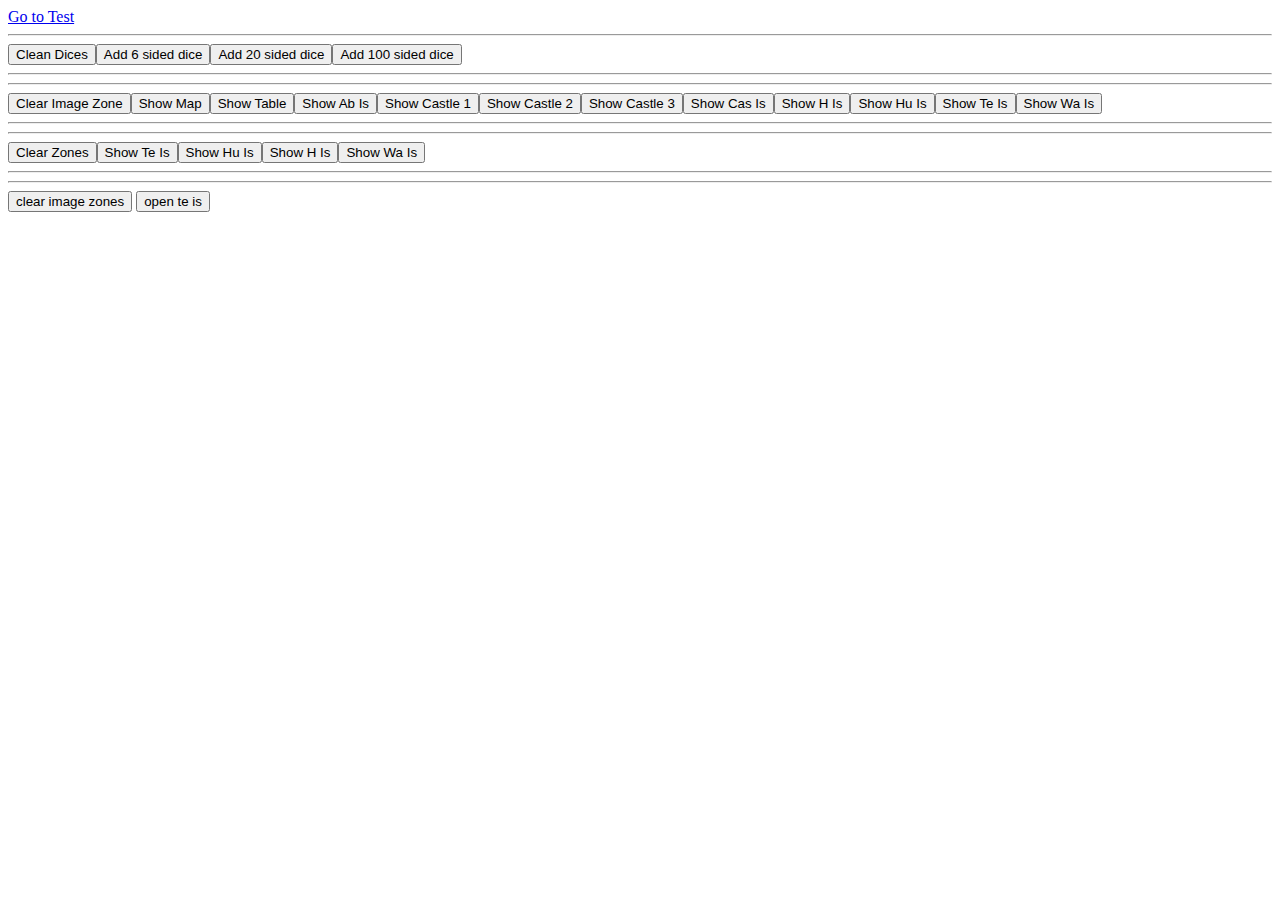
<file: index.html>
<!DOCTYPE html>
<html>
  <head>
    <title>20-Sided Dice</title>
    <link rel="stylesheet" type="text/css" href="styles.css" />
  </head>
  <body>
    <div>
      <a href="tests/test.html">Go to Test</a>
      <hr />
    </div>
    <div id="dice-container"></div>
    <div id="image-container"></div>
    <div id="zoneInfo-container"></div>
    <hr />
    <div id="zoneImages-container">
      <button onclick="clearZoneImageContainer()">clear image zones</button>
      <button onclick="openTechImages()">open te is</button>
      <div id="zzz1"></div>
    </div>

    <script src="general.js"></script>
    <script src="dice.js"></script>
    <script src="images.js"></script>

    <script src="zones/zones.js"></script>
    <script src="zoneInfo.js"></script>

    <script src="zoneImage.js"></script>
  </body>
</html>
</file>
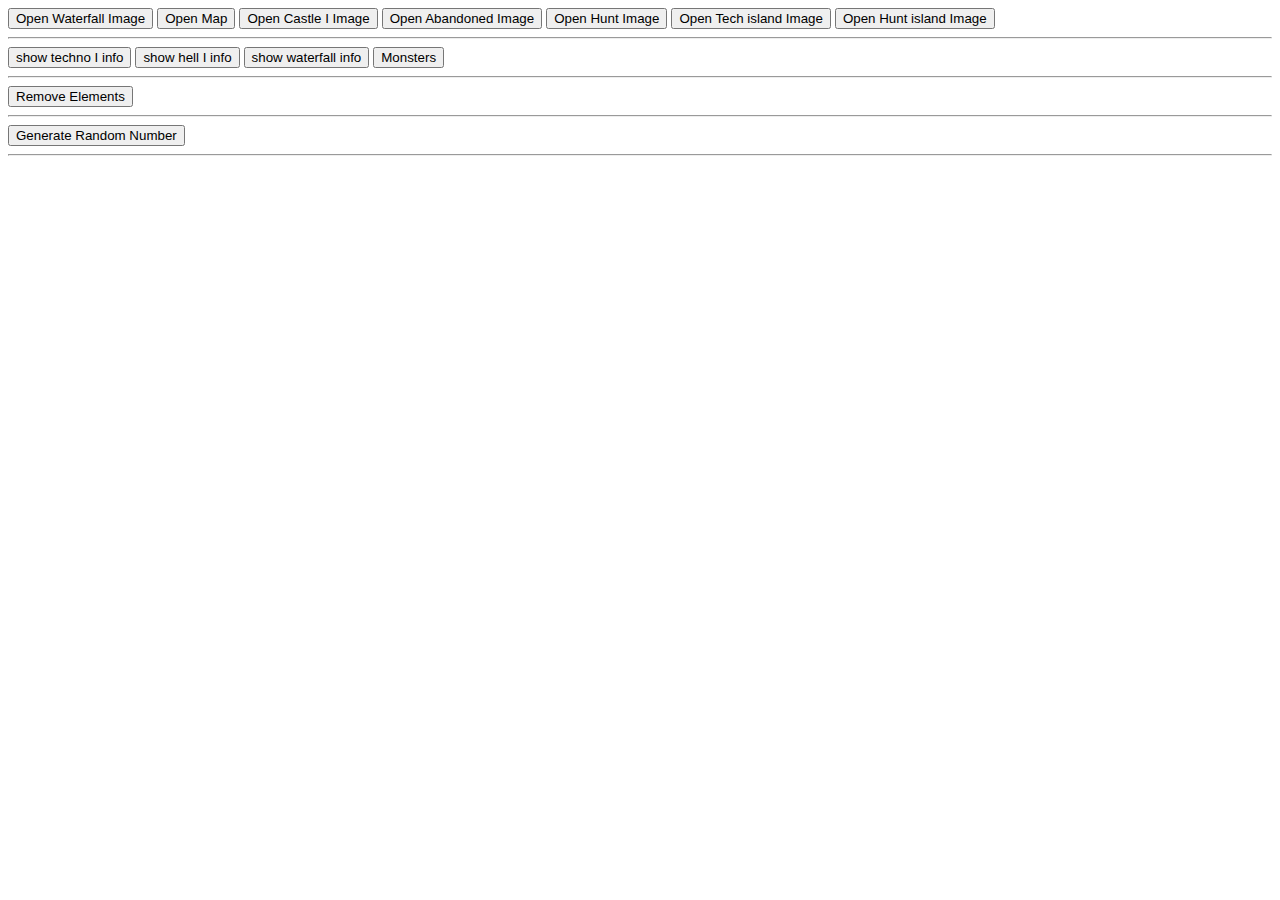
<file: previous versions/index.html>
<!DOCTYPE html>
<html lang="en">
  <head>
    <meta charset="UTF-8" />
    <meta name="viewport" content="width=device-width, initial-scale=1.0" />
    <title>Your Game Title</title>
  </head>
  <body>
    <!-- Add a button that calls the function when clicked -->
    <button onclick="openImage('i_waterfall.jpg')">Open Waterfall Image</button>
    <button onclick="openImage('1.jpg')">Open Map</button>
    <button onclick="openImage('i_castle.jpg')">Open Castle I Image</button>
    <button onclick="openImage('i_abandoned.jpg')">Open Abandoned Image</button>
    <button onclick="openImage('i_hunt.jpg')">Open Hunt Image</button>
    <button onclick="openImage('i_tech.jpg')">Open Tech island Image</button>
    <button onclick="openImage('i_hunt.jpg')">Open Hunt island Image</button>
    <hr />

    <button onclick="showLevelInfo(0)">show techno I info</button>
    <button onclick="showLevelInfo(1)">show hell I info</button>
    <button onclick="showLevelInfo(2)">show waterfall info</button>
    <button onclick="showMonsters()">Monsters</button>
    <hr />

    <!-- Add a button to remove elements -->
    <button onclick="removeElements()">Remove Elements</button>
    <hr />

    <!-- Add a div element to display the random number -->
    <div id="randomNumber"></div>
    <!-- Add a button to generate a random number -->
    <button onclick="generateRandomNumber()">Generate Random Number</button>
    <hr />

    <!-- Include Creatures.js -->
    <script src="Creatures.js"></script>
    <!-- Include Levels.js -->
    <script src="Levels.js"></script>
    <!-- Include Script.js -->
    <script src="Script.js"></script>

    <!-- Define the generateRandomNumber() function -->
    <script>
      function generateRandomNumber() {
        var randomNumber = Math.floor(Math.random() * 100) + 1;
        document.getElementById("randomNumber").innerHTML =
          "Random Number: " + randomNumber;
      }
    </script>
    <script>
      function removeElements() {
        var lastHr = document.querySelectorAll("hr:last-of-type")[0];
        var nextElement = lastHr.nextElementSibling;
        while (nextElement) {
          nextElement.remove();
          nextElement = lastHr.nextElementSibling;
        }
      }
    </script>
  </body>
</html>
</file>
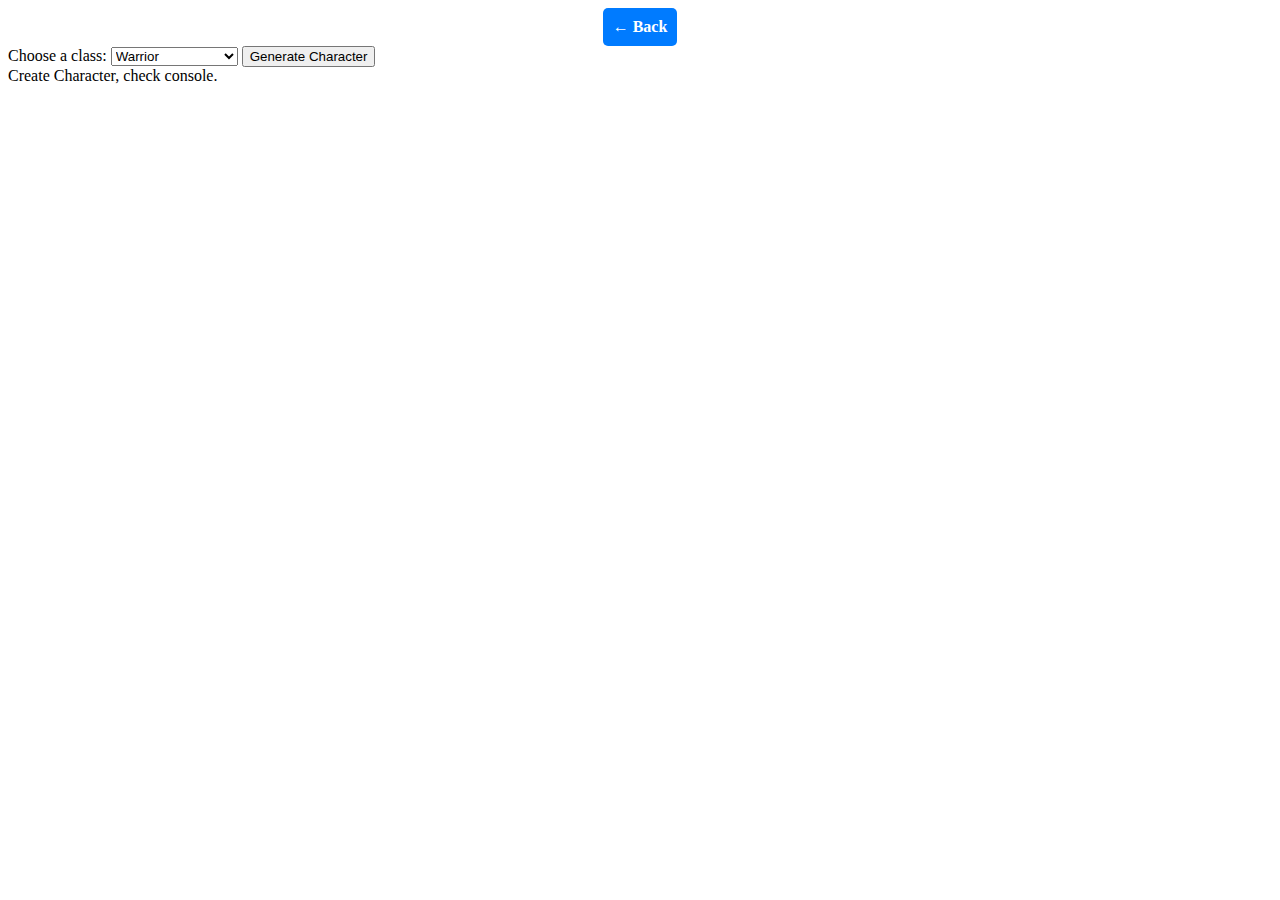
<file: tests/characterCreator.html>
<!DOCTYPE html>
<html lang="en">
<head>
    <meta charset="UTF-8">
    <meta name="viewport" content="width=device-width, initial-scale=1.0">
    <title>Create Characters</title>
</head>
<body>
    <div style="text-align: center;">
        <a href="test.html" style="display: inline-block; padding: 10px; background-color: #007BFF; color: #fff; text-decoration: none; border-radius: 5px; font-weight: bold;">&#8592; Back</a>
    </div>
    <div>
        <label for="classSelector">Choose a class:</label>
        <select id="classSelector">
            <option value="warrior">Warrior</option>
            <option value="paladin">Paladin</option>
            <option value="berserk">Berserk</option>
            <option value="knight">Knight</option>
            <option value="weaponeer">Weaponeer</option>
            <option value="mage">Mage</option>
            <option value="courts mage">Courts Mage</option>
            <option value="elemental wizard">Elemental Wizard</option>
            <option value="healer">Healer</option>
            <option value="necromancer">Necromancer</option>
            <option value="illusionist">Illusionist</option>
            <option value="specialist">Specialist</option>
            <option value="alchemist">Alchemist</option>
            <option value="bard">Bard</option>
            <option value="engineer">Engineer</option>
            <option value="blacksmith">Blacksmith</option>
            <option value="archer">Archer</option>
            <option value="thief">Thief</option>
            <option value="assassin">Assassin</option>
        </select>
        <button onclick="usage()">Generate Character</button>
    </div>
    <div id="main">Create Character, check console.</div>
    <script src="characterCreator.js"></script>
</body>
</html>
</file>
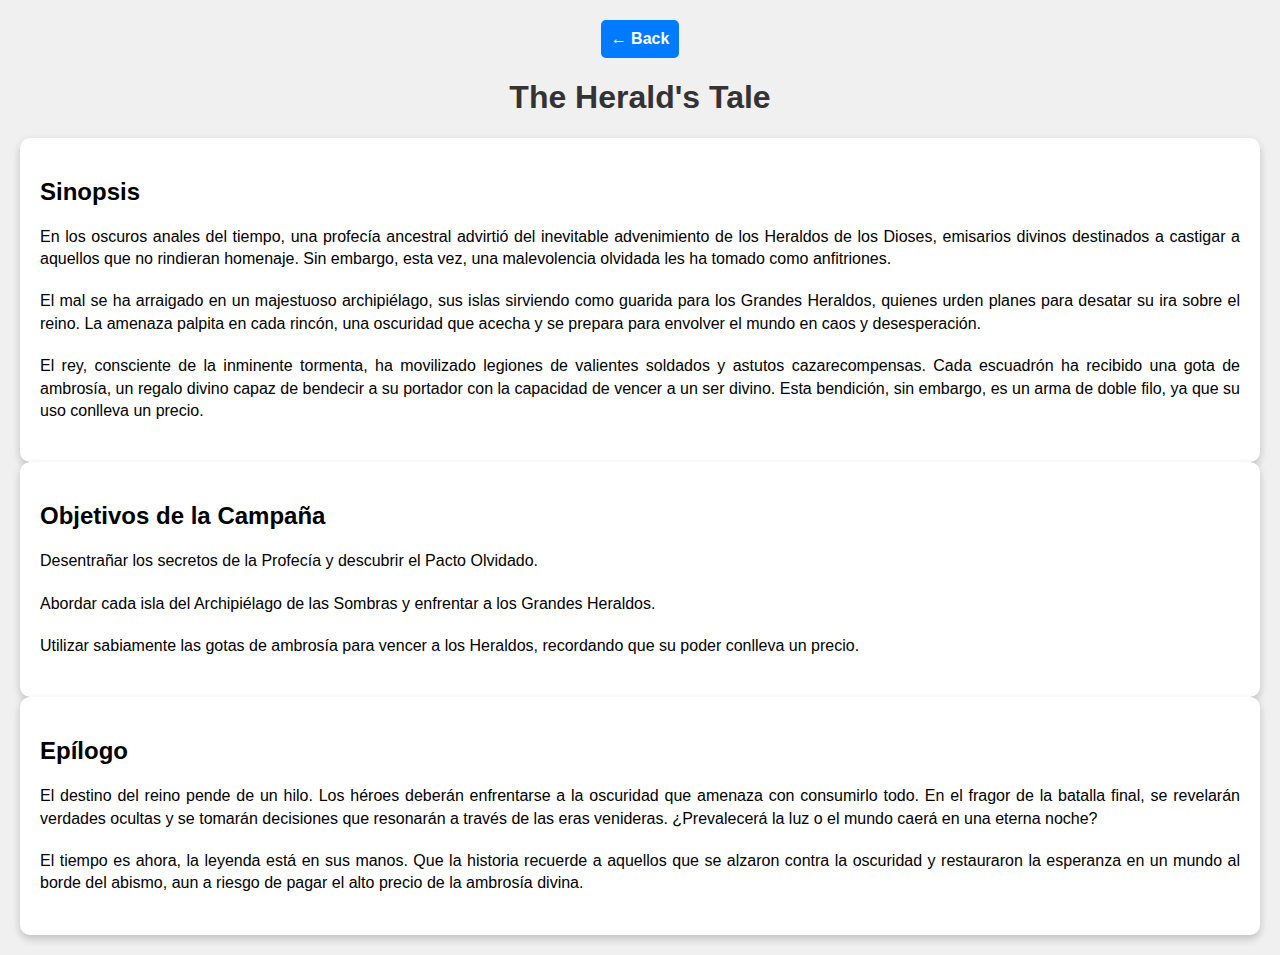
<file: tests/story.html>
<!DOCTYPE html>
<html lang="en">
<head>
    <meta charset="UTF-8">
    <meta name="viewport" content="width=device-width, initial-scale=1.0">
    <title>The Herald's Tale</title>
    <style>
        body {
            font-family: Arial, sans-serif;
            background-color: #f0f0f0;
            margin: 0;
            padding: 20px;
        }

        h1 {
            text-align: center;
            color: #333;
        }

        p {
            text-align: justify;
            margin: 0 0 20px;
            font-size: 16px;
            line-height: 1.4;
        }

        .synopsis {
            background-color: #fff;
            padding: 20px;
            border-radius: 10px;
            box-shadow: 0 4px 8px rgba(0, 0, 0, 0.2);
        }

        .objectives {
            background-color: #fff;
            padding: 20px;
            border-radius: 10px;
            box-shadow: 0 4px 8px rgba(0, 0, 0, 0.2);
        }

        .epilogue {
            background-color: #fff;
            padding: 20px;
            border-radius: 10px;
            box-shadow: 0 4px 8px rgba(0, 0, 0, 0.2);
        }
    </style>
</head>
<body>
<div style="text-align: center;">
    <a href="test.html" style="display: inline-block; padding: 10px; background-color: #007BFF; color: #fff; text-decoration: none; border-radius: 5px; font-weight: bold;">&#8592; Back</a>
</div>
    <h1>The Herald's Tale</h1>

    <div class="synopsis">
        <h2>Sinopsis</h2>
        <p>En los oscuros anales del tiempo, una profecía ancestral advirtió del inevitable advenimiento de los Heraldos de los Dioses, emisarios divinos destinados a castigar a aquellos que no rindieran homenaje. Sin embargo, esta vez, una malevolencia olvidada les ha tomado como anfitriones.</p>
        <p>El mal se ha arraigado en un majestuoso archipiélago, sus islas sirviendo como guarida para los Grandes Heraldos, quienes urden planes para desatar su ira sobre el reino. La amenaza palpita en cada rincón, una oscuridad que acecha y se prepara para envolver el mundo en caos y desesperación.</p>
        <p>El rey, consciente de la inminente tormenta, ha movilizado legiones de valientes soldados y astutos cazarecompensas. Cada escuadrón ha recibido una gota de ambrosía, un regalo divino capaz de bendecir a su portador con la capacidad de vencer a un ser divino. Esta bendición, sin embargo, es un arma de doble filo, ya que su uso conlleva un precio.</p>
    </div>

    <div class="objectives">
        <h2>Objetivos de la Campaña</h2>
        <p>Desentrañar los secretos de la Profecía y descubrir el Pacto Olvidado.</p>
        <p>Abordar cada isla del Archipiélago de las Sombras y enfrentar a los Grandes Heraldos.</p>
        <p>Utilizar sabiamente las gotas de ambrosía para vencer a los Heraldos, recordando que su poder conlleva un precio.</p>
    </div>

    <div class="epilogue">
        <h2>Epílogo</h2>
        <p>El destino del reino pende de un hilo. Los héroes deberán enfrentarse a la oscuridad que amenaza con consumirlo todo. En el fragor de la batalla final, se revelarán verdades ocultas y se tomarán decisiones que resonarán a través de las eras venideras. ¿Prevalecerá la luz o el mundo caerá en una eterna noche?</p>
        <p>El tiempo es ahora, la leyenda está en sus manos. Que la historia recuerde a aquellos que se alzaron contra la oscuridad y restauraron la esperanza en un mundo al borde del abismo, aun a riesgo de pagar el alto precio de la ambrosía divina.</p>
    </div>
</body>
</html>
</file>
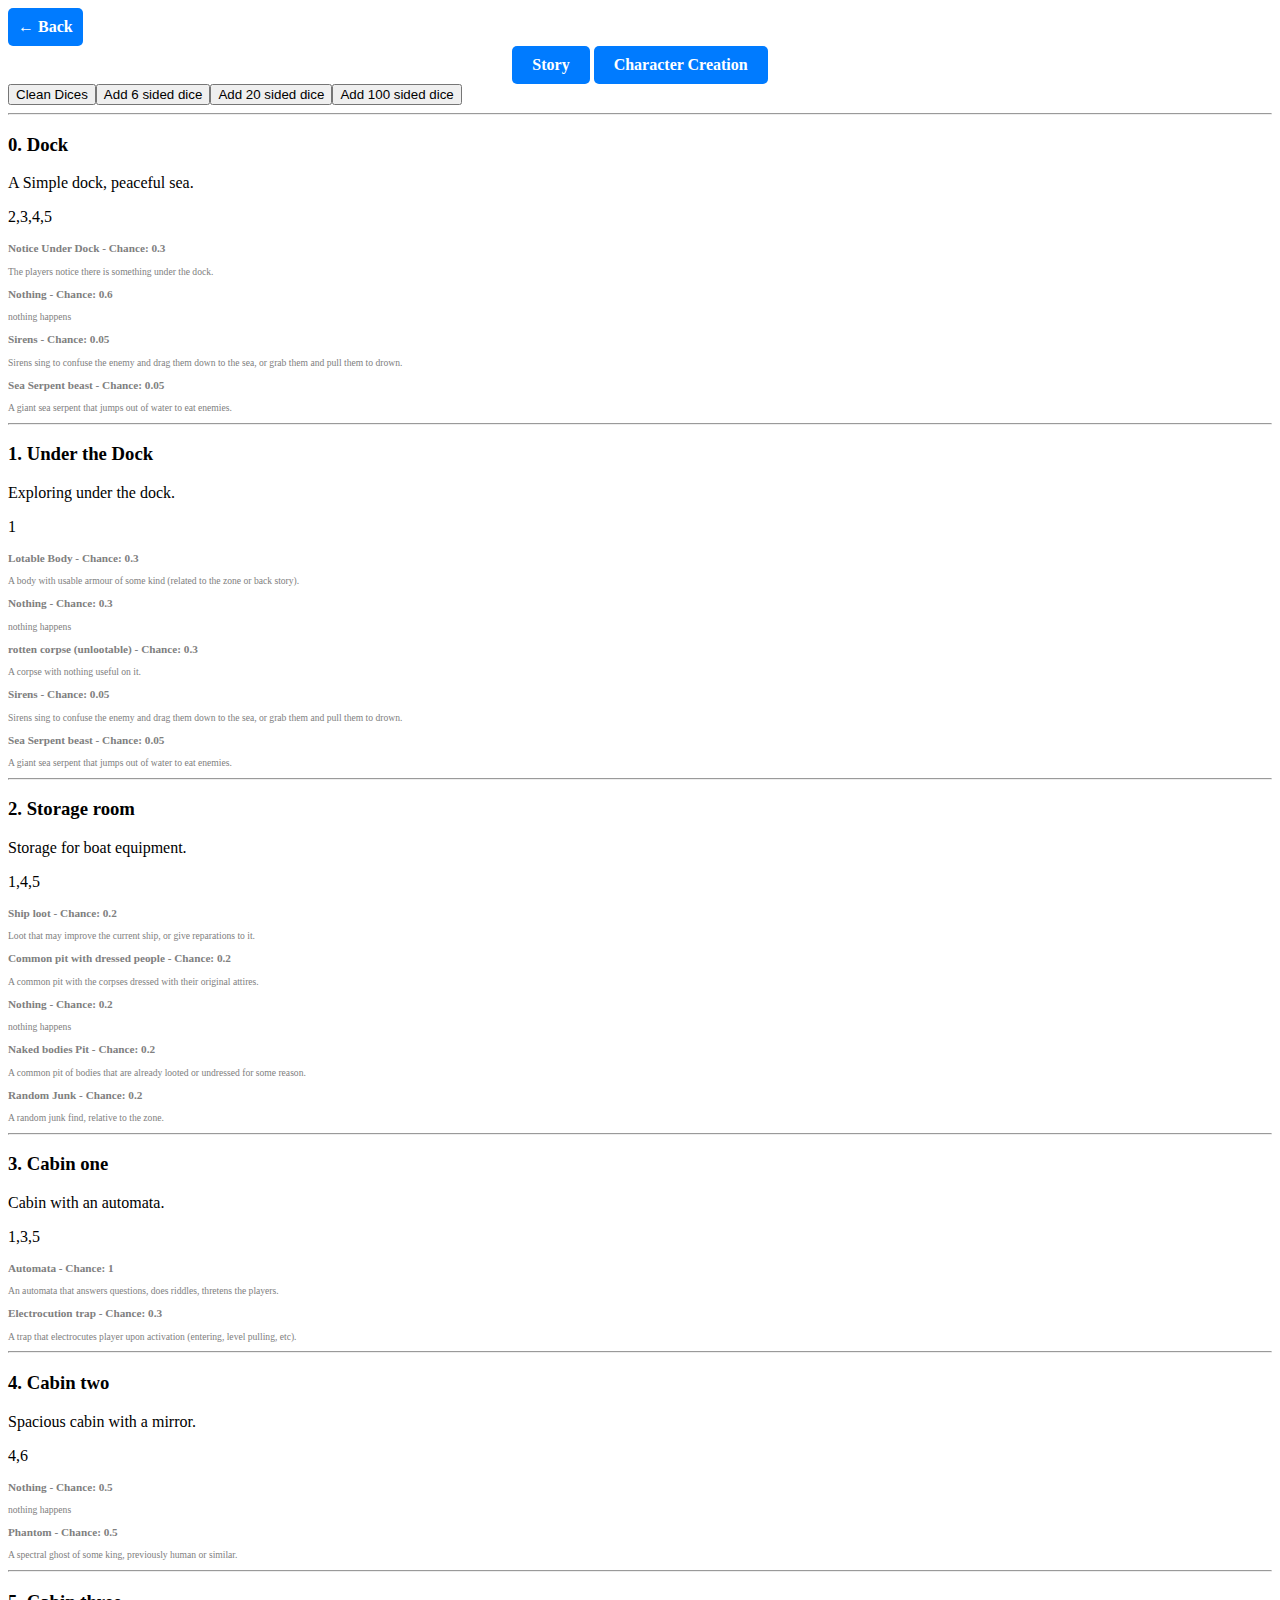
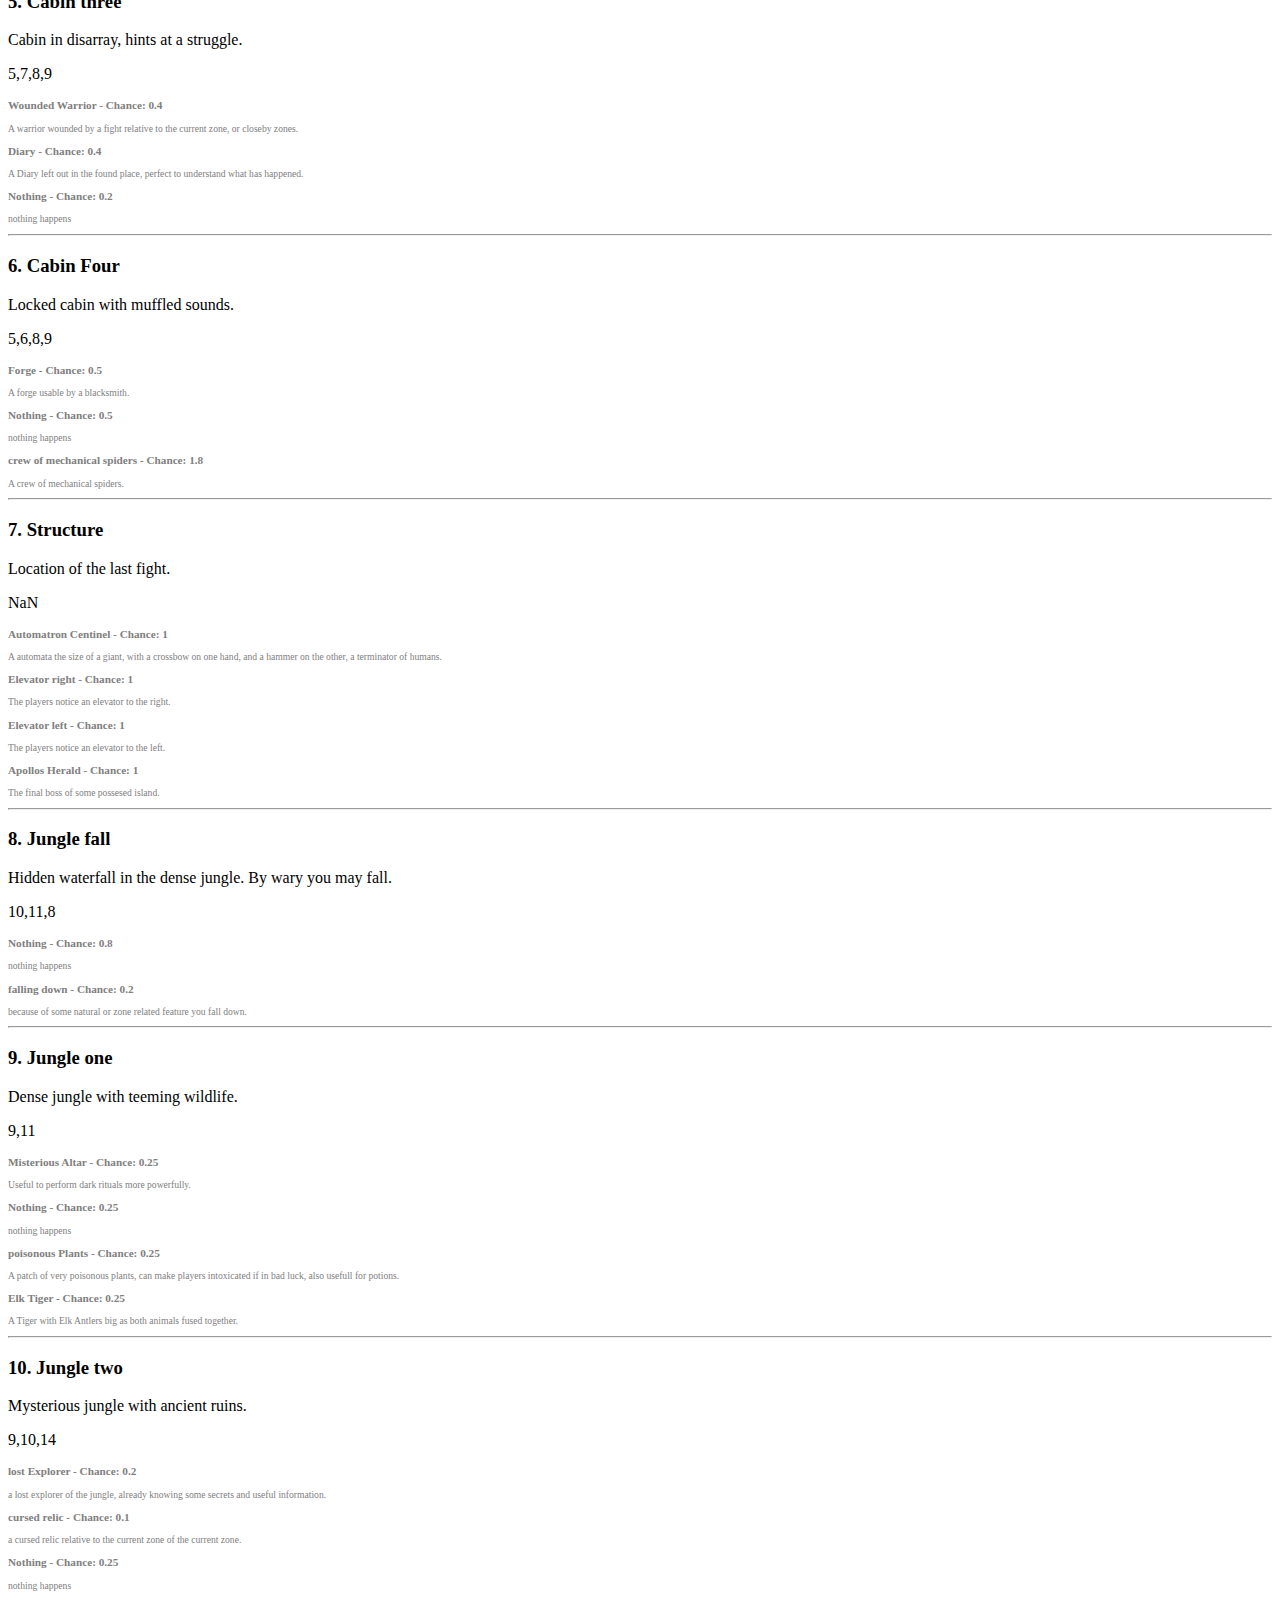
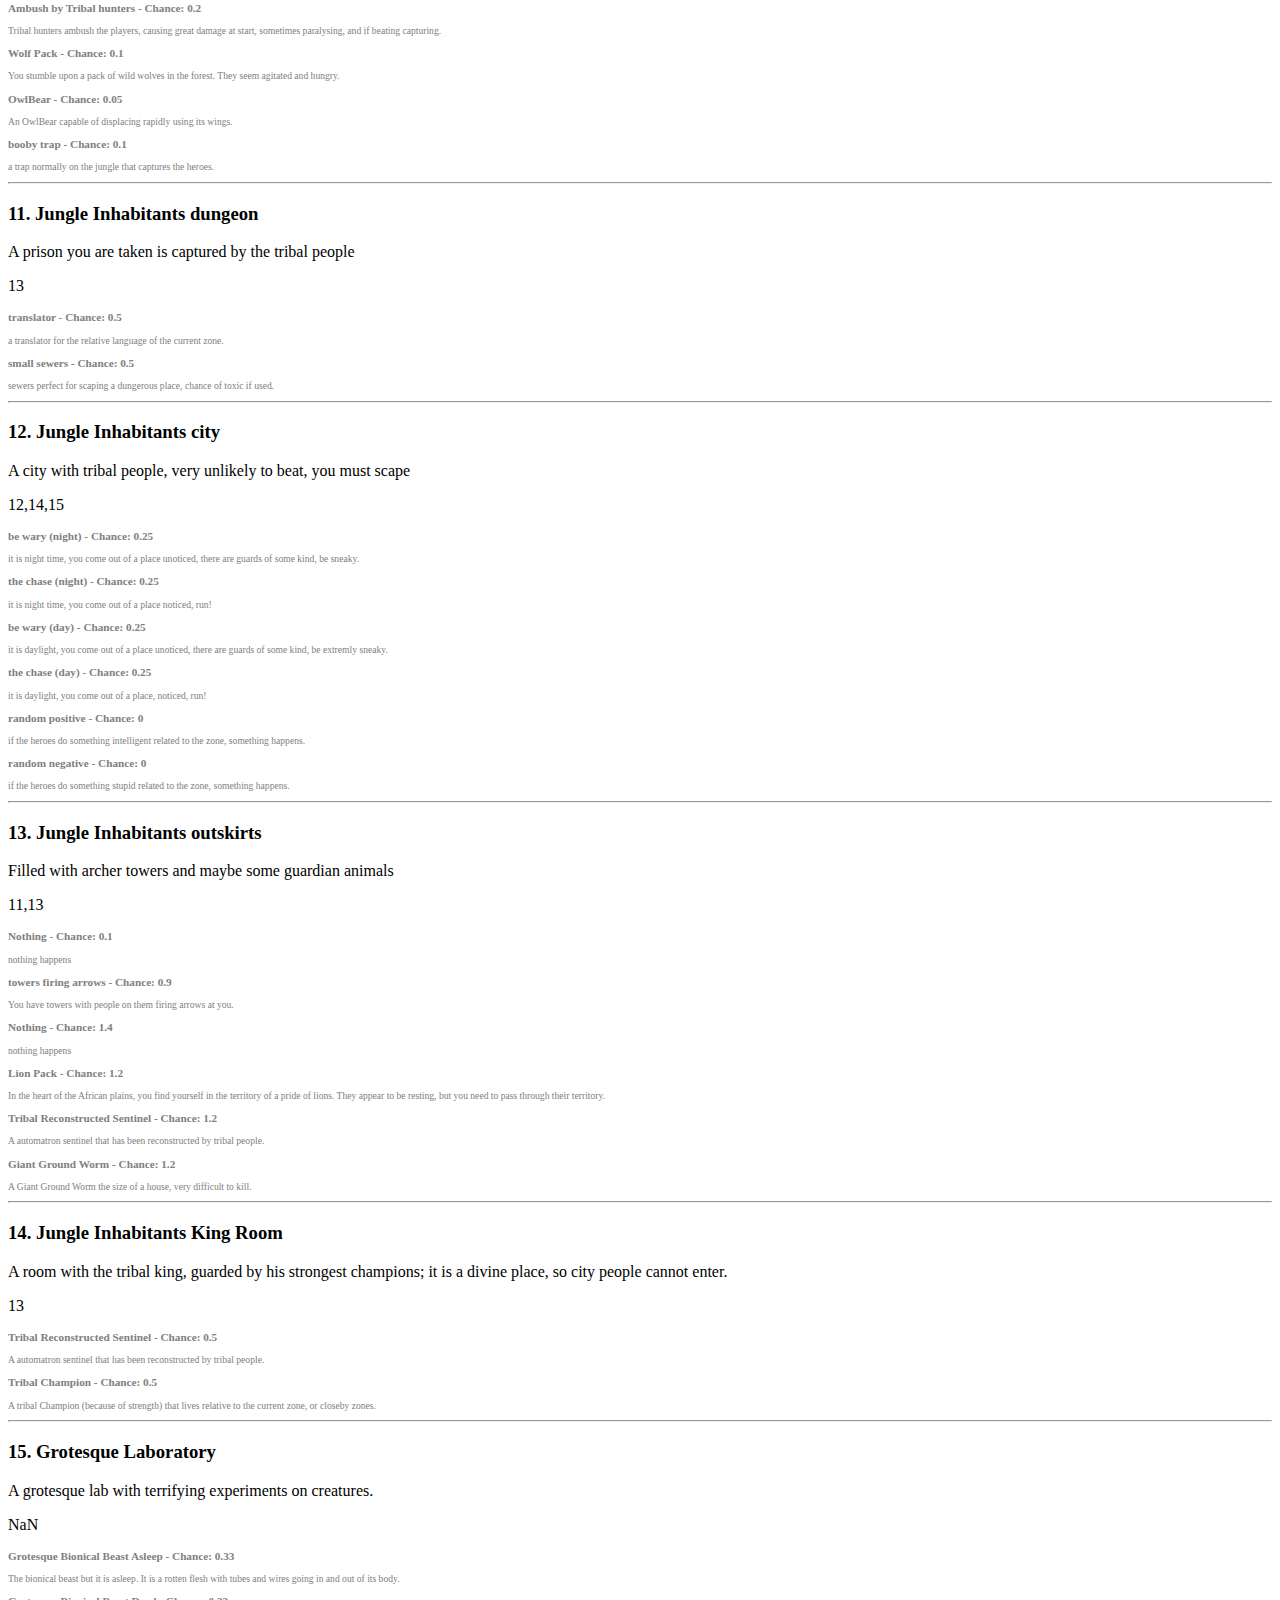
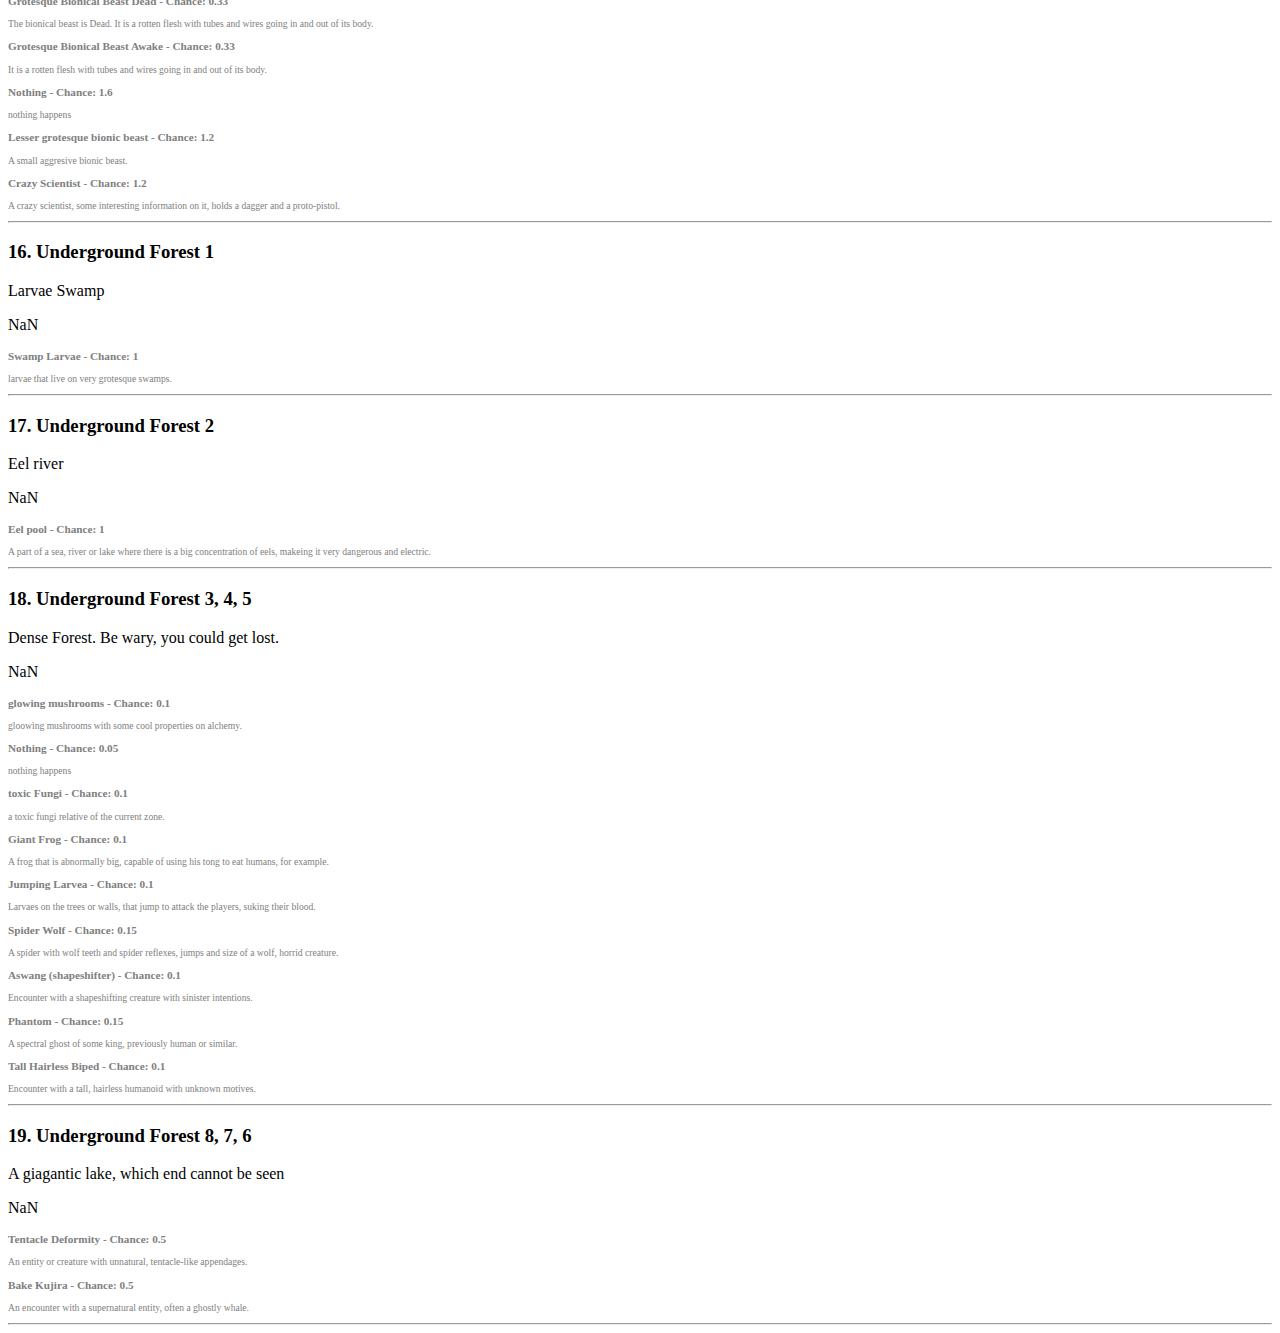
<file: tests/test.html>
<!DOCTYPE html>
<html lang="en">
  <head>
    <meta charset="UTF-8" />
    <meta name="viewport" content="width=device-width, initial-scale=1.0" />
    <title>test</title>
    <style>
      .specific-encounter {
        font-size: 60%;
        color: gray;
      }
      #dice-container {
        user-select: none;
      }
      .myClass-dice {
        width: 100px;
        height: 100px;
        background-color: #f0f0f0;
        border: 2px solid #000;
        margin: 10px; /* Adjust the margin as needed */
        align-items: center;
        justify-content: center;
        font-size: 24px;
        font-weight: bold;
        display: inline-block;
      }

      .num-label {
        font-size: 12px; /* Set the font size to your preference */
      }

      .result-label {
        font-size: 4rem; /* Set the font size to your preference */
        display: flex;
        align-items: center;
        justify-content: center;
      }
    </style>
  </head>
  <body>
    <div>
      <a href="../index.html" style="display: inline-block; padding: 10px; background-color: #007BFF; color: #fff; text-decoration: none; border-radius: 5px; font-weight: bold;">&#8592; Back</a>
  </div>
<div style="text-align: center;">
    <a href="story.html" style="display: inline-block; padding: 10px 20px; background-color: #007BFF; color: #fff; text-decoration: none; border-radius: 5px; font-weight: bold;">Story</a> 
    <a href="characterCreator.html" style="display: inline-block; padding: 10px 20px; background-color: #007BFF; color: #fff; text-decoration: none; border-radius: 5px; font-weight: bold;">Character Creation</a>
</div>
    <div id="dice-button-container"></div>
    <div id="dice-container"></div>
    <hr />
    <div id="app"></div>
    <script src="script.js"></script>
    <script src="dice.js"></script>
  </body>
</html>
</file>
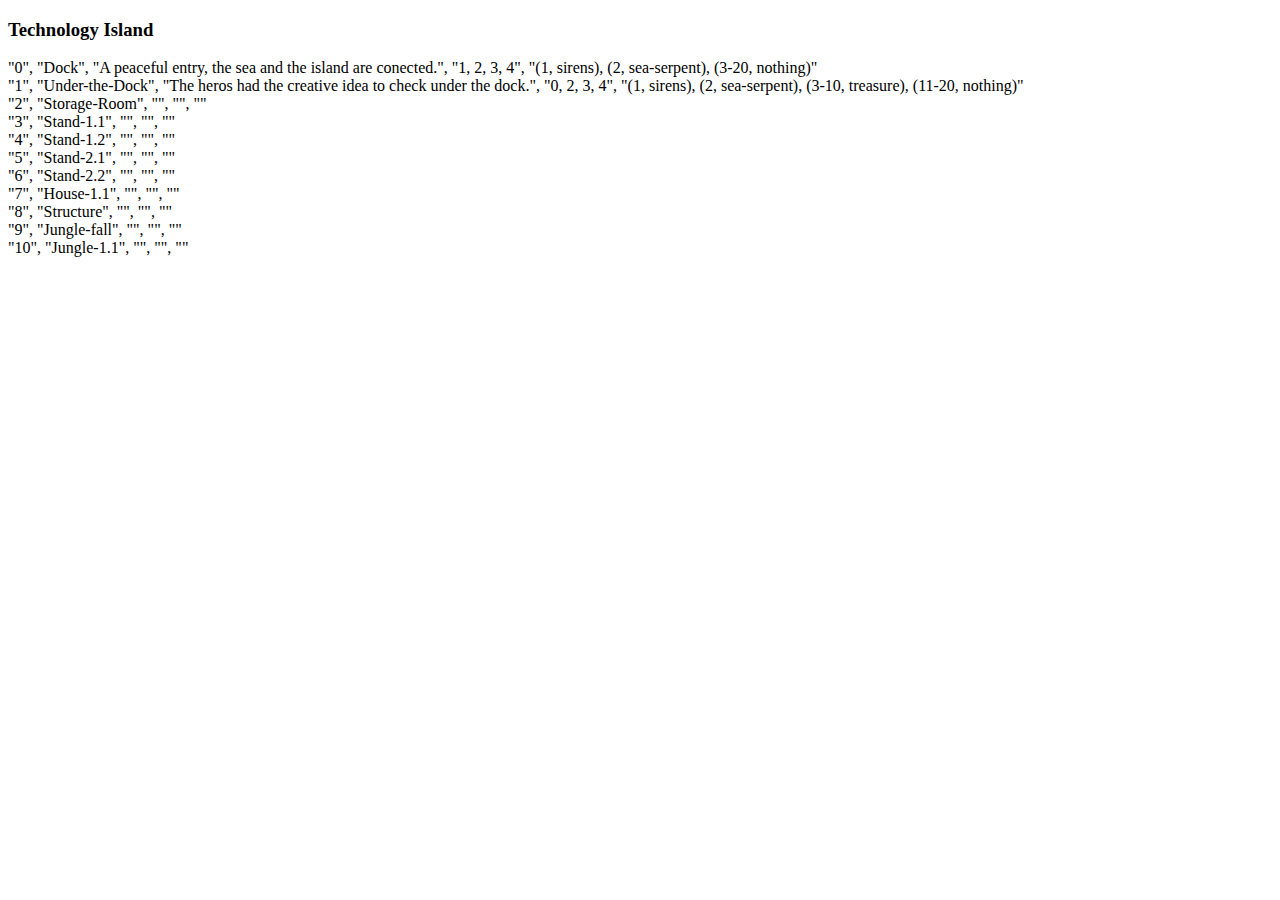
<file: previous versions/v2/zones.html>
<!DOCTYPE html>
<html lang="en">
  <head>
    <meta charset="UTF-8" />
    <meta name="viewport" content="width=device-width, initial-scale=1.0" />
    <title>Zones</title>
  </head>
  <body>
    <div class="Zone-1">
      <h3>Technology Island</h3>
      <div class="Location-0">
        "0", "Dock", "A peaceful entry, the sea and the island are conected.",
        "1, 2, 3, 4", "(1, sirens), (2, sea-serpent), (3-20, nothing)"
      </div>
      <div class="Location-1">
        "1", "Under-the-Dock", "The heros had the creative idea to check under
        the dock.", "0, 2, 3, 4", "(1, sirens), (2, sea-serpent), (3-10,
        treasure), (11-20, nothing)"
      </div>
      <div class="Location-2">"2", "Storage-Room", "", "", ""</div>
      <div class="Location-3">"3", "Stand-1.1", "", "", ""</div>
      <div class="Location-4">"4", "Stand-1.2", "", "", ""</div>
      <div class="Location-5">"5", "Stand-2.1", "", "", ""</div>
      <div class="Location-6">"6", "Stand-2.2", "", "", ""</div>
      <div class="Location-7">"7", "House-1.1", "", "", ""</div>
      <div class="Location-8">"8", "Structure", "", "", ""</div>
      <div class="Location-9">"9", "Jungle-fall", "", "", ""</div>
      <div class="Location-10">"10", "Jungle-1.1", "", "", ""</div>
    </div>
  </body>
</html>
</file>
<file: styles.css>
#dice-container {
  user-select: none;
}
.myClass-dice {
  width: 100px;
  height: 100px;
  background-color: #f0f0f0;
  border: 2px solid #000;
  margin: 10px; /* Adjust the margin as needed */
  align-items: center;
  justify-content: center;
  font-size: 24px;
  font-weight: bold;
  display: inline-block;
}

.num-label {
  font-size: 12px; /* Set the font size to your preference */
}

.result-label {
  font-size: 4rem; /* Set the font size to your preference */
  display: flex;
  align-items: center;
  justify-content: center;
}

#image-container img {
  max-width: 30%;
  height: auto;
  display: block;
  margin: 0 auto; /* Center the images horizontally on each line */
  margin-bottom: 30px;
}

table {
  width: 100%;
  border-collapse: collapse;
  margin: 20px 0;
  font-family: Arial, sans-serif;
}

/* Style the table headers */
th {
  background-color: #f2f2f2;
  border: 1px solid #ddd;
  text-align: left;
  padding: 8px;
}

/* Style the table data cells */
td {
  border: 1px solid #ddd;
  text-align: left;
  padding: 8px;
}

/* Define alternating row colors for better readability */
tr:nth-child(even) {
  background-color: #f2f2f2;
}
</file>
